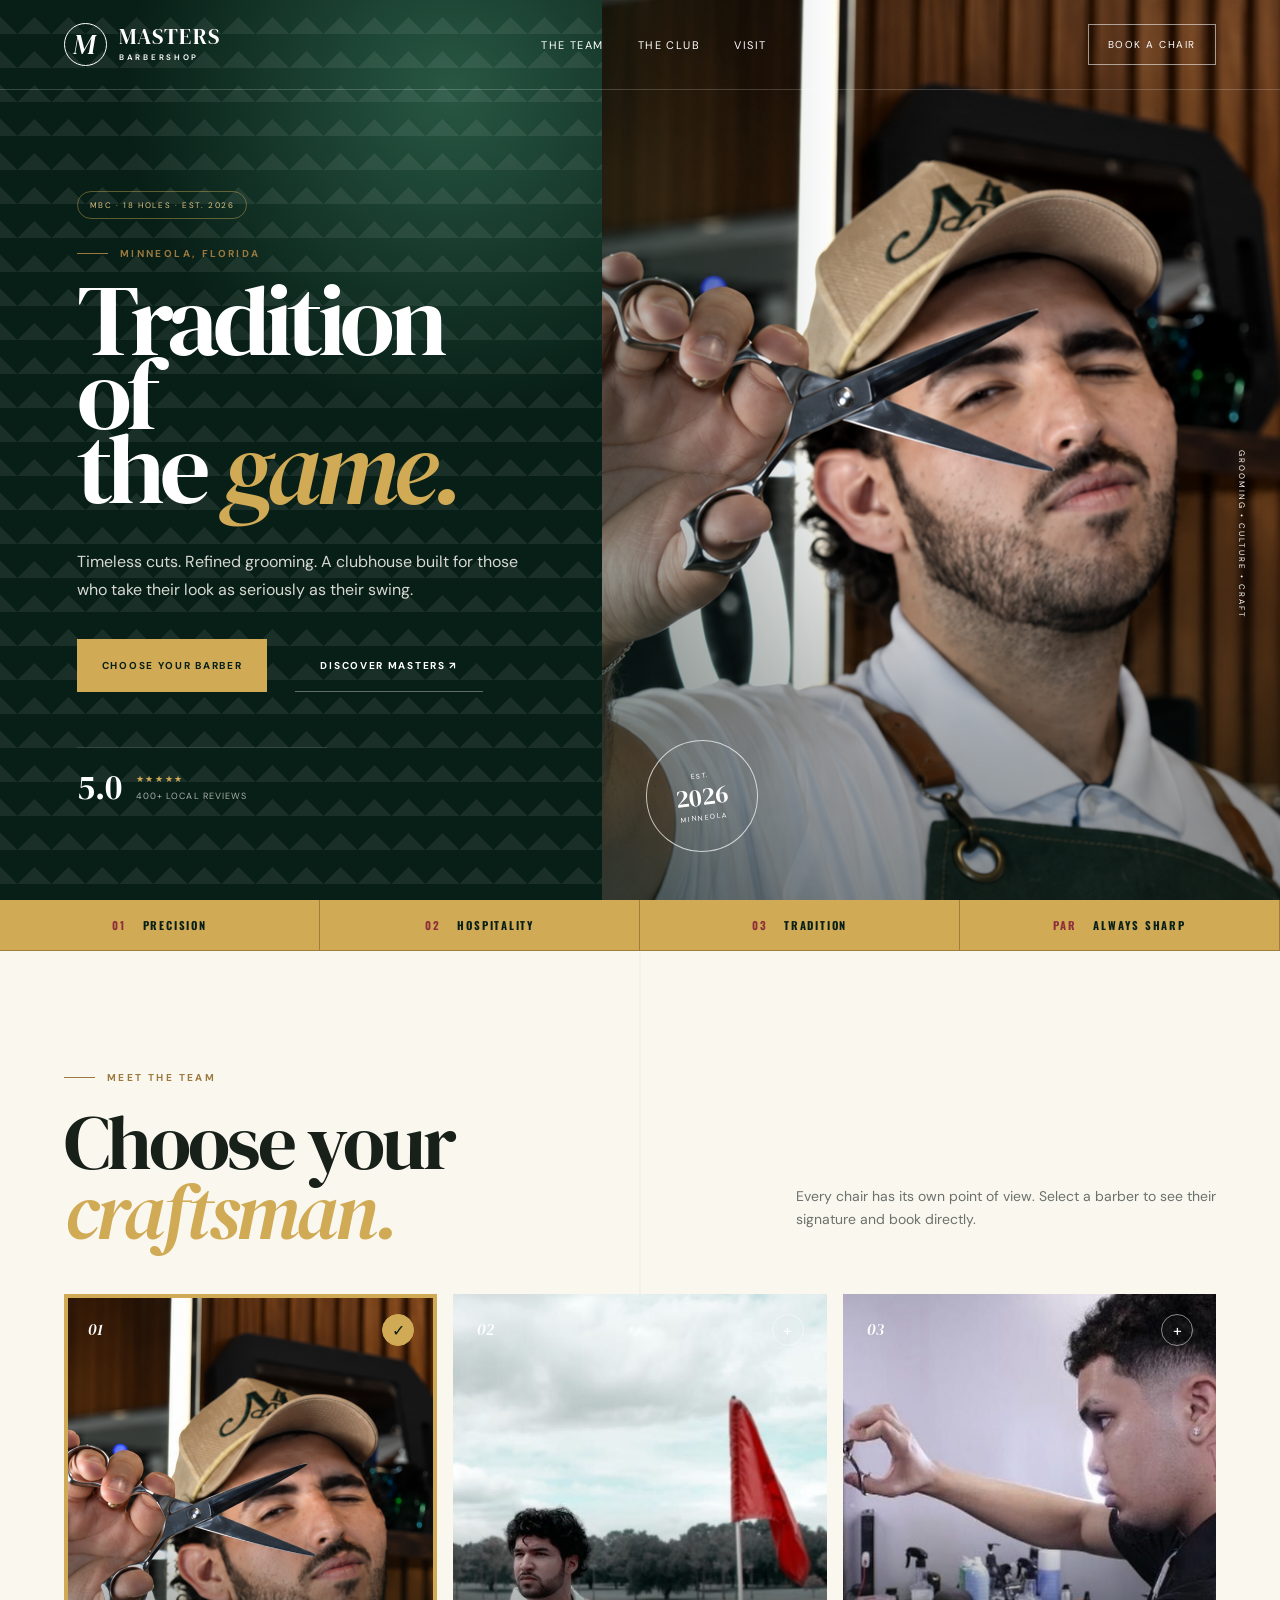
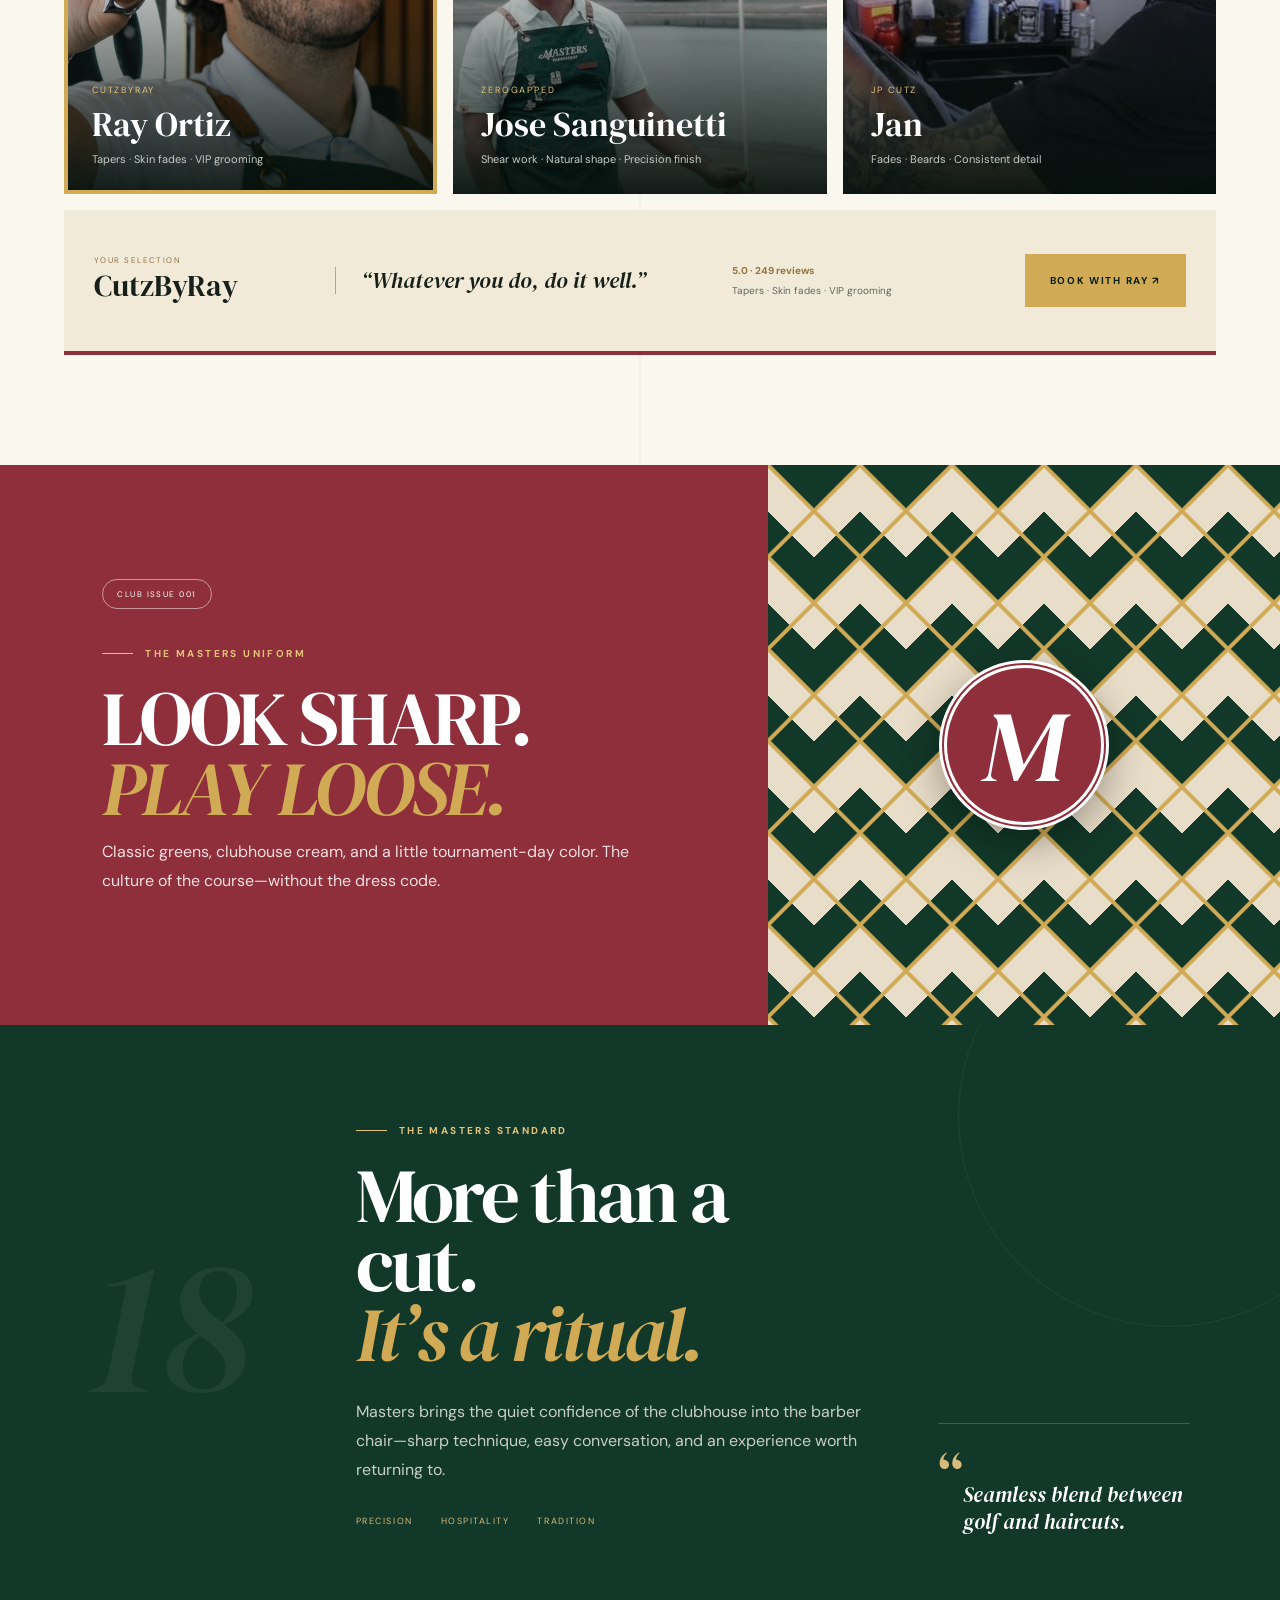
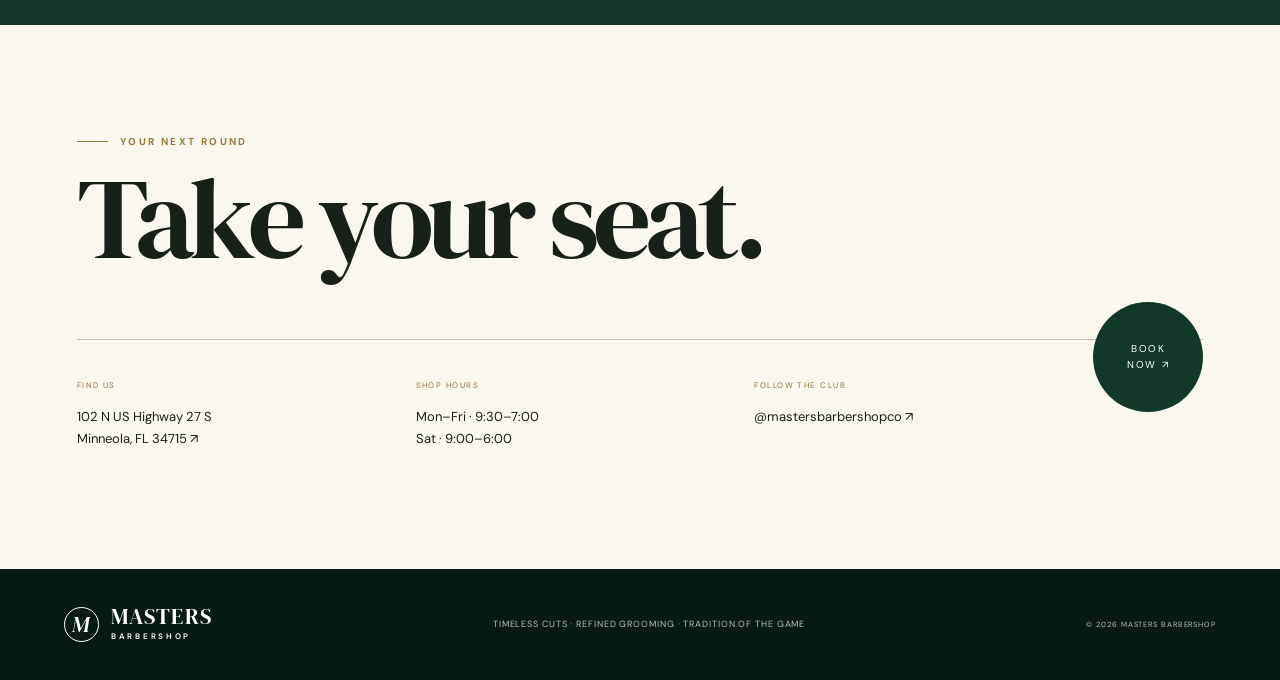
<file: index.html>
<!doctype html><html lang="en"><head><meta charset="UTF-8"><meta name="viewport" content="width=device-width,initial-scale=1"><meta name="theme-color" content="#123829"><meta name="description" content="Timeless cuts, refined grooming, and the tradition of the game. Choose your barber at Masters Barbershop in Minneola."><title>Masters Barbershop | Minneola, Florida</title><link rel="preconnect" href="https://fonts.googleapis.com"><link rel="preconnect" href="https://fonts.gstatic.com" crossorigin><link href="https://fonts.googleapis.com/css2?family=DM+Sans:wght@400;500;600;700&family=DM+Serif+Display:ital@0;1&family=Oswald:wght@500;600;700&display=swap" rel="stylesheet"><link rel="stylesheet" href="styles.css"></head><body>
<header class="nav-shell"><a class="brand" href="#top"><span class="brand-mark">M</span><span>Masters <small>Barbershop</small></span></a><nav><a href="#barbers">The team</a><a href="#story">The club</a><a href="#visit">Visit</a></nav><a class="nav-book" href="#barbers">Book a chair</a></header>
<main><section class="hero" id="top"><div class="hero-copy"><div class="club-tag">MBC · 18 HOLES · EST. 2026</div><p class="eyebrow"><span></span> Minneola, Florida</p><h1>Tradition of<br>the <em>game.</em></h1><p class="hero-lede">Timeless cuts. Refined grooming. A clubhouse built for those who take their look as seriously as their swing.</p><div class="hero-actions"><a class="button primary" href="#barbers">Choose your barber</a><a class="button text-button" href="#story">Discover Masters ↗</a></div><div class="trust-row"><strong>5.0</strong><div><span class="stars">★★★★★</span><small>400+ local reviews</small></div></div></div><div class="hero-image-wrap"><img src="ray-ortiz-enhanced.png" alt="Ray Ortiz of CutzByRay at Masters Barbershop"><div class="hero-stamp"><span>EST.</span><strong>2026</strong><span>MINNEOLA</span></div><p class="vertical-note">GROOMING • CULTURE • CRAFT</p></div></section>
<section class="score-strip" aria-label="Masters club values"><div><span>01</span> PRECISION</div><div><span>02</span> HOSPITALITY</div><div><span>03</span> TRADITION</div><div><span>PAR</span> ALWAYS SHARP</div></section>
<section class="barbers-section" id="barbers"><div class="section-heading"><div><p class="eyebrow"><span></span> Meet the team</p><h2>Choose your <em>craftsman.</em></h2></div><p>Every chair has its own point of view. Select a barber to see their signature and book directly.</p></div><div class="barber-grid" aria-label="Masters barbers">
<button class="barber-card selected" data-barber="ray" aria-pressed="true"><img src="ray-ortiz-enhanced.png" alt="Ray Ortiz, CutzByRay"><span class="card-shade"></span><span class="card-index">01</span><span class="card-copy"><small>CutzByRay</small><strong>Ray Ortiz</strong><span>Tapers · Skin fades · VIP grooming</span></span><span class="select-icon">✓</span></button>
<button class="barber-card" data-barber="jose" aria-pressed="false"><img src="jose-sanguinetti.jpg" alt="Jose Sanguinetti, ZeroGapped"><span class="card-shade"></span><span class="card-index">02</span><span class="card-copy"><small>ZeroGapped</small><strong>Jose Sanguinetti</strong><span>Shear work · Natural shape · Precision finish</span></span><span class="select-icon">+</span></button>
<button class="barber-card" data-barber="jan" aria-pressed="false"><img src="janpycutz.jpg" alt="Jan, JP Cutz"><span class="card-shade"></span><span class="card-index">03</span><span class="card-copy"><small>JP Cutz</small><strong>Jan</strong><span>Fades · Beards · Consistent detail</span></span><span class="select-icon">+</span></button></div>
<div class="selected-barber" aria-live="polite"><div><p class="selection-label">Your selection</p><h3 id="selected-handle">CutzByRay</h3></div><blockquote id="selected-quote">“Whatever you do, do it well.”</blockquote><div class="selected-meta"><span id="selected-rating">5.0 · 249 reviews</span><span id="selected-specialty">Tapers · Skin fades · VIP grooming</span></div><a id="selected-booking" class="button primary" href="https://booksy.com/en-us/461118_cutzbyray_barber-shop_15793_clermont" target="_blank" rel="noreferrer">Book with Ray ↗</a></div></section>
<section class="club-drop"><div class="drop-copy"><span class="patch">CLUB ISSUE 001</span><p class="eyebrow light"><span></span> The Masters uniform</p><h2>LOOK SHARP.<br><em>PLAY LOOSE.</em></h2><p>Classic greens, clubhouse cream, and a little tournament-day color. The culture of the course—without the dress code.</p></div><div class="argyle" aria-hidden="true"><span>M</span></div></section>
<section class="story" id="story"><div class="story-number">18</div><div class="story-copy"><p class="eyebrow light"><span></span> The Masters standard</p><h2>More than a cut.<br><em>It’s a ritual.</em></h2><p>Masters brings the quiet confidence of the clubhouse into the barber chair—sharp technique, easy conversation, and an experience worth returning to.</p><div class="story-values"><span>Precision</span><span>Hospitality</span><span>Tradition</span></div></div><div class="story-quote"><span>“</span><p>Seamless blend between golf and haircuts.</p></div></section>
<section class="visit" id="visit"><p class="eyebrow"><span></span> Your next round</p><h2>Take your seat.</h2><div class="visit-grid"><div><small>Find us</small><p><a class="address-link" href="https://www.google.com/maps/search/?api=1&query=102+N+US+Highway+27+S%2C+Minneola%2C+FL+34715" target="_blank" rel="noreferrer">102 N US Highway 27 S<br>Minneola, FL 34715 ↗</a></p></div><div><small>Shop hours</small><p>Mon–Fri · 9:30–7:00<br>Sat · 9:00–6:00</p></div><div><small>Follow the club</small><p><a href="https://www.instagram.com/mastersbarbershopco/" target="_blank" rel="noreferrer">@mastersbarbershopco ↗</a></p></div><a class="circle-link" href="#barbers">Book<br>now ↗</a></div></section></main>
<footer><div class="brand footer-brand"><span class="brand-mark">M</span><span>Masters <small>Barbershop</small></span></div><p>Timeless cuts · Refined grooming · Tradition of the game</p><small>© 2026 Masters Barbershop</small></footer><script src="script.js"></script></body></html>
</file>
<file: styles.css>
:root{--forest:#123829;--deep:#081f17;--cream:#f2ead9;--paper:#faf7ef;--gold:#d0aa55;--burgundy:#8f2f3b;--ink:#172019;--line:#c9bda7}*{box-sizing:border-box}html{scroll-behavior:smooth}body{margin:0;background:var(--paper);color:var(--ink);font-family:"DM Sans",sans-serif}a{color:inherit;text-decoration:none}button{font:inherit}a:focus-visible,button:focus-visible{outline:3px solid var(--gold);outline-offset:4px}.nav-shell{z-index:10;color:#fff;border-bottom:1px solid #ffffff30;justify-content:space-between;align-items:center;width:100%;height:90px;padding:0 5vw;display:flex;position:absolute}.brand{font:400 22px/.8 "DM Serif Display";letter-spacing:.05em;text-transform:uppercase;align-items:center;gap:12px;display:flex}.brand small{font:600 8px/1 "DM Sans";letter-spacing:.34em;margin-top:7px;display:block}.brand-mark{width:43px;aspect-ratio:1;border:1px solid;border-radius:50%;place-items:center;display:grid;font:italic 27px "DM Serif Display"}.nav-shell nav{display:flex;gap:34px;font-size:11px;letter-spacing:.13em;text-transform:uppercase}.nav-book{padding:13px 19px;border:1px solid #ffffff8c;text-transform:uppercase;font-size:10px;letter-spacing:.15em}.hero{height:100vh;min-height:760px;background:var(--deep);color:#fff;display:grid;grid-template-columns:47% 53%;overflow:hidden}.hero-copy{padding:155px 6vw 60px;display:flex;flex-direction:column;justify-content:center;background:radial-gradient(circle at 75% 10%,#285743 0,transparent 35%),var(--deep);position:relative}.hero-copy:after{content:"";position:absolute;inset:0;opacity:.07;background-image:linear-gradient(45deg,#fff 25%,transparent 25%),linear-gradient(-45deg,#fff 25%,transparent 25%);background-size:34px 34px;pointer-events:none}.club-tag{align-self:flex-start;border:1px solid #d0aa5570;border-radius:30px;color:#dfc785;padding:8px 12px;margin-bottom:28px;font-size:8px;letter-spacing:.2em;z-index:1}.eyebrow{color:#9b793f;letter-spacing:.24em;text-transform:uppercase;align-items:center;gap:12px;margin:0 0 24px;font-size:10px;font-weight:700;display:flex}.eyebrow span{background:currentColor;width:31px;height:1px}.light{color:#e2c579}h1,h2,h3{font-family:"DM Serif Display",serif;margin:0;font-weight:400}h1{font-size:clamp(70px,7.8vw,126px);line-height:.74;letter-spacing:-.055em;position:relative;z-index:1}h1 em,h2 em{color:var(--gold);font-weight:400}.hero-lede{color:#d7d8d3;max-width:510px;margin:42px 0 34px;font-size:16px;line-height:1.8;position:relative;z-index:1}.hero-actions{display:flex;align-items:center;gap:28px;position:relative;z-index:1}.button{min-height:53px;padding:0 25px;display:inline-flex;justify-content:center;align-items:center;text-transform:uppercase;letter-spacing:.17em;font-size:10px;font-weight:700;transition:.25s}.button.primary{background:var(--gold);color:var(--deep)}.button.primary:hover{background:#e7ca8e;transform:translateY(-2px)}.text-button{color:#fff;border-bottom:1px solid #ffffff59}.trust-row{border-top:1px solid #ffffff1f;display:flex;align-items:center;gap:14px;width:250px;margin-top:55px;padding-top:22px;position:relative;z-index:1}.trust-row strong{font:400 34px/1 "DM Serif Display"}.trust-row div{display:flex;flex-direction:column}.stars{color:var(--gold);font-size:9px;letter-spacing:.18em}.trust-row small{color:#a9b0aa;font-size:9px;margin-top:5px;text-transform:uppercase;letter-spacing:.12em}.hero-image-wrap{min-height:620px;position:relative}.hero-image-wrap>img{width:100%;height:100%;object-fit:cover;filter:saturate(.76) contrast(1.05)}.hero-image-wrap:after{content:"";position:absolute;inset:0;background:linear-gradient(90deg,#081f1759,transparent 35%),linear-gradient(transparent 50%,#07140f70)}.hero-stamp{z-index:2;position:absolute;bottom:48px;left:44px;width:112px;aspect-ratio:1;border:1px solid #ffffffb3;border-radius:50%;display:flex;flex-direction:column;justify-content:center;align-items:center;transform:rotate(-7deg)}.hero-stamp span{font-size:7px;letter-spacing:.22em}.hero-stamp strong{font:400 25px/1 "DM Serif Display";margin:4px}.vertical-note{z-index:2;position:absolute;right:25px;top:50%;writing-mode:vertical-rl;font-size:8px;letter-spacing:.25em}.score-strip{display:grid;grid-template-columns:repeat(4,1fr);background:var(--gold);color:var(--deep);border-bottom:1px solid #9e7e38}.score-strip div{padding:17px 22px;border-right:1px solid #9e7e38;text-align:center;font:700 11px Oswald;letter-spacing:.16em}.score-strip span{color:var(--burgundy);margin-right:12px}.barbers-section{padding:120px 5vw 110px;background:linear-gradient(90deg,transparent 49.9%,#a8956d18 50%,transparent 50.1%),var(--paper)}.section-heading{display:flex;justify-content:space-between;align-items:flex-end;margin-bottom:48px}.section-heading h2,.story h2,.club-drop h2{font-size:clamp(48px,6vw,84px);line-height:.9;letter-spacing:-.04em}.section-heading>p{color:#6b716c;max-width:420px;font-size:14px;line-height:1.7}.barber-grid{display:grid;grid-template-columns:repeat(3,1fr);gap:16px}.barber-card{cursor:pointer;color:#fff;text-align:left;background:#16271f;border:0;height:500px;padding:0;position:relative;overflow:hidden}.barber-card img{width:100%;height:100%;object-fit:cover;transition:.55s}.barber-card:hover img,.barber-card.selected img{transform:scale(1.035)}.card-shade{position:absolute;inset:0;background:linear-gradient(transparent 42%,#05100bed)}.barber-card.selected .card-shade{box-shadow:inset 0 0 0 4px var(--gold)}.card-index{position:absolute;top:24px;left:24px;font:italic 16px "DM Serif Display"}.card-copy{position:absolute;bottom:28px;left:28px;right:25px;display:flex;flex-direction:column}.card-copy small{color:#e4c57c;font-size:9px;text-transform:uppercase;letter-spacing:.2em}.card-copy strong{font:400 34px "DM Serif Display";margin:5px 0}.card-copy span{color:#c5cbc6;font-size:11px}.select-icon{position:absolute;top:20px;right:23px;width:32px;height:32px;border:1px solid #ffffff80;border-radius:50%;display:grid;place-items:center}.barber-card.selected .select-icon{background:var(--gold);color:var(--deep);border-color:var(--gold)}.selected-barber{display:grid;grid-template-columns:.8fr 1.4fr 1fr auto;align-items:center;gap:35px;min-height:145px;margin-top:16px;padding:26px 30px;background:var(--cream);border-bottom:4px solid var(--burgundy)}.selection-label{font-size:8px;text-transform:uppercase;letter-spacing:.18em;color:#8d713e;margin:0}.selected-barber h3{font-size:30px}.selected-barber blockquote{font:italic 22px/1.25 "DM Serif Display";border-left:1px solid #bca675;margin:0;padding-left:25px}.selected-meta{display:flex;flex-direction:column;gap:7px;color:#606761;font-size:10px}.selected-meta span:first-child{color:#94743c;font-weight:700}.club-drop{display:grid;grid-template-columns:1.2fr .8fr;background:var(--burgundy);color:#fff;min-height:560px;overflow:hidden}.drop-copy{padding:95px 8vw;display:flex;flex-direction:column;justify-content:center}.drop-copy>p:not(.eyebrow){max-width:570px;color:#f2dfe1;line-height:1.8}.patch{align-self:flex-start;border:1px solid #ffffff80;border-radius:30px;padding:9px 14px;margin-bottom:38px;font-size:8px;letter-spacing:.18em}.argyle{display:grid;place-items:center;position:relative;background-color:#e8ddc8;background-image:linear-gradient(135deg,#123829 25%,transparent 25%),linear-gradient(225deg,#123829 25%,transparent 25%),linear-gradient(45deg,#123829 25%,transparent 25%),linear-gradient(315deg,#123829 25%,#e8ddc8 25%);background-position:46px 0,46px 0,0 0,0 0;background-size:92px 92px;background-repeat:repeat}.argyle:after{content:"";position:absolute;inset:0;background:linear-gradient(45deg,transparent 48%,#d0aa55 49%,#d0aa55 51%,transparent 52%),linear-gradient(-45deg,transparent 48%,#d0aa55 49%,#d0aa55 51%,transparent 52%);background-size:92px 92px}.argyle span{z-index:2;width:170px;aspect-ratio:1;border-radius:50%;background:var(--burgundy);color:#fff;border:8px double #fff;display:grid;place-items:center;font:italic 100px "DM Serif Display";box-shadow:0 12px 40px #0005}.story{min-height:600px;padding:90px 7vw;display:grid;grid-template-columns:.6fr 1.6fr .8fr;align-items:center;gap:6vw;background:var(--forest);color:#fff;position:relative;overflow:hidden}.story:after{content:"";position:absolute;width:420px;height:420px;border:1px solid #ffffff0f;border-radius:50%;top:-120px;right:-100px}.story-number{font:italic 190px/1 "DM Serif Display";color:#ffffff0d}.story-copy>p:not(.eyebrow){color:#c8cec9;max-width:580px;margin:30px 0;line-height:1.8}.story-values{display:flex;gap:28px;color:#d7bb7c;text-transform:uppercase;font-size:9px;letter-spacing:.17em}.story-quote{align-self:end;border-top:1px solid #fff3;padding-top:22px}.story-quote>span{font:60px/1 "DM Serif Display";color:#d7bb7c}.story-quote p{font:italic 21px/1.3 "DM Serif Display";margin:-25px 0 0 25px}.visit{padding:110px 6vw 105px}.visit h2{font-size:clamp(60px,9vw,130px);line-height:.8;letter-spacing:-.055em}.visit-grid{display:grid;grid-template-columns:1fr 1fr 1fr auto;align-items:start;gap:40px;margin-top:75px;padding-top:32px;border-top:1px solid var(--line)}.visit-grid small{color:#927440;text-transform:uppercase;font-size:8px;letter-spacing:.18em}.visit-grid p{font-size:13px;line-height:1.7}.circle-link{width:110px;aspect-ratio:1;margin-top:-70px;border-radius:50%;background:var(--forest);color:#fff;text-align:center;display:flex;justify-content:center;align-items:center;text-transform:uppercase;font-size:10px;line-height:1.6;letter-spacing:.16em}.circle-link:hover{background:#24513e;transform:rotate(-4deg)}footer{padding:38px 5vw;background:#071a13;color:#b8c0ba;display:flex;justify-content:space-between;align-items:center;font-size:9px;text-transform:uppercase;letter-spacing:.1em}.footer-brand{color:#fff}.footer-brand .brand-mark{width:35px;font-size:21px}@media(max-width:900px){.nav-shell nav{display:none}.hero{grid-template-columns:1fr;height:auto}.hero-copy{padding:145px 7vw 80px}.hero-image-wrap{height:530px}.score-strip{grid-template-columns:1fr 1fr}.barber-grid{grid-template-columns:1fr}.barber-card{height:460px}.selected-barber{grid-template-columns:1fr 1fr}.selected-barber .button{grid-column:2}.club-drop{grid-template-columns:1fr}.argyle{height:400px}.story{grid-template-columns:1fr}.story-number{display:none}.story-quote{max-width:300px}.visit-grid{grid-template-columns:1fr 1fr}.circle-link{margin:0}footer{flex-wrap:wrap;gap:30px}}@media(max-width:560px){.nav-shell{height:76px;padding:0 20px}.nav-book{padding:11px;font-size:8px}.brand{font-size:17px}.brand-mark{width:36px;font-size:23px}.hero-copy{padding:125px 24px 65px}.hero-actions{flex-direction:column;align-items:flex-start;gap:10px}.hero-image-wrap{height:420px;min-height:0}.score-strip{grid-template-columns:1fr}.section-heading{display:block}.section-heading>p{margin-top:24px}.barbers-section{padding:85px 20px}.barber-card{height:400px}.selected-barber{grid-template-columns:1fr;padding:25px}.selected-barber .button{grid-column:1}.selected-barber blockquote{padding-left:18px}.drop-copy{padding:80px 24px}.argyle{height:300px}.argyle span{width:130px;font-size:75px}.story{padding:80px 24px}.story-values{flex-wrap:wrap;gap:14px}.visit{padding:85px 24px}.visit-grid{grid-template-columns:1fr}.circle-link{margin-top:10px}footer{flex-direction:column;align-items:flex-start}}@media(prefers-reduced-motion:reduce){*{scroll-behavior:auto!important;transition:none!important}}
</file>
